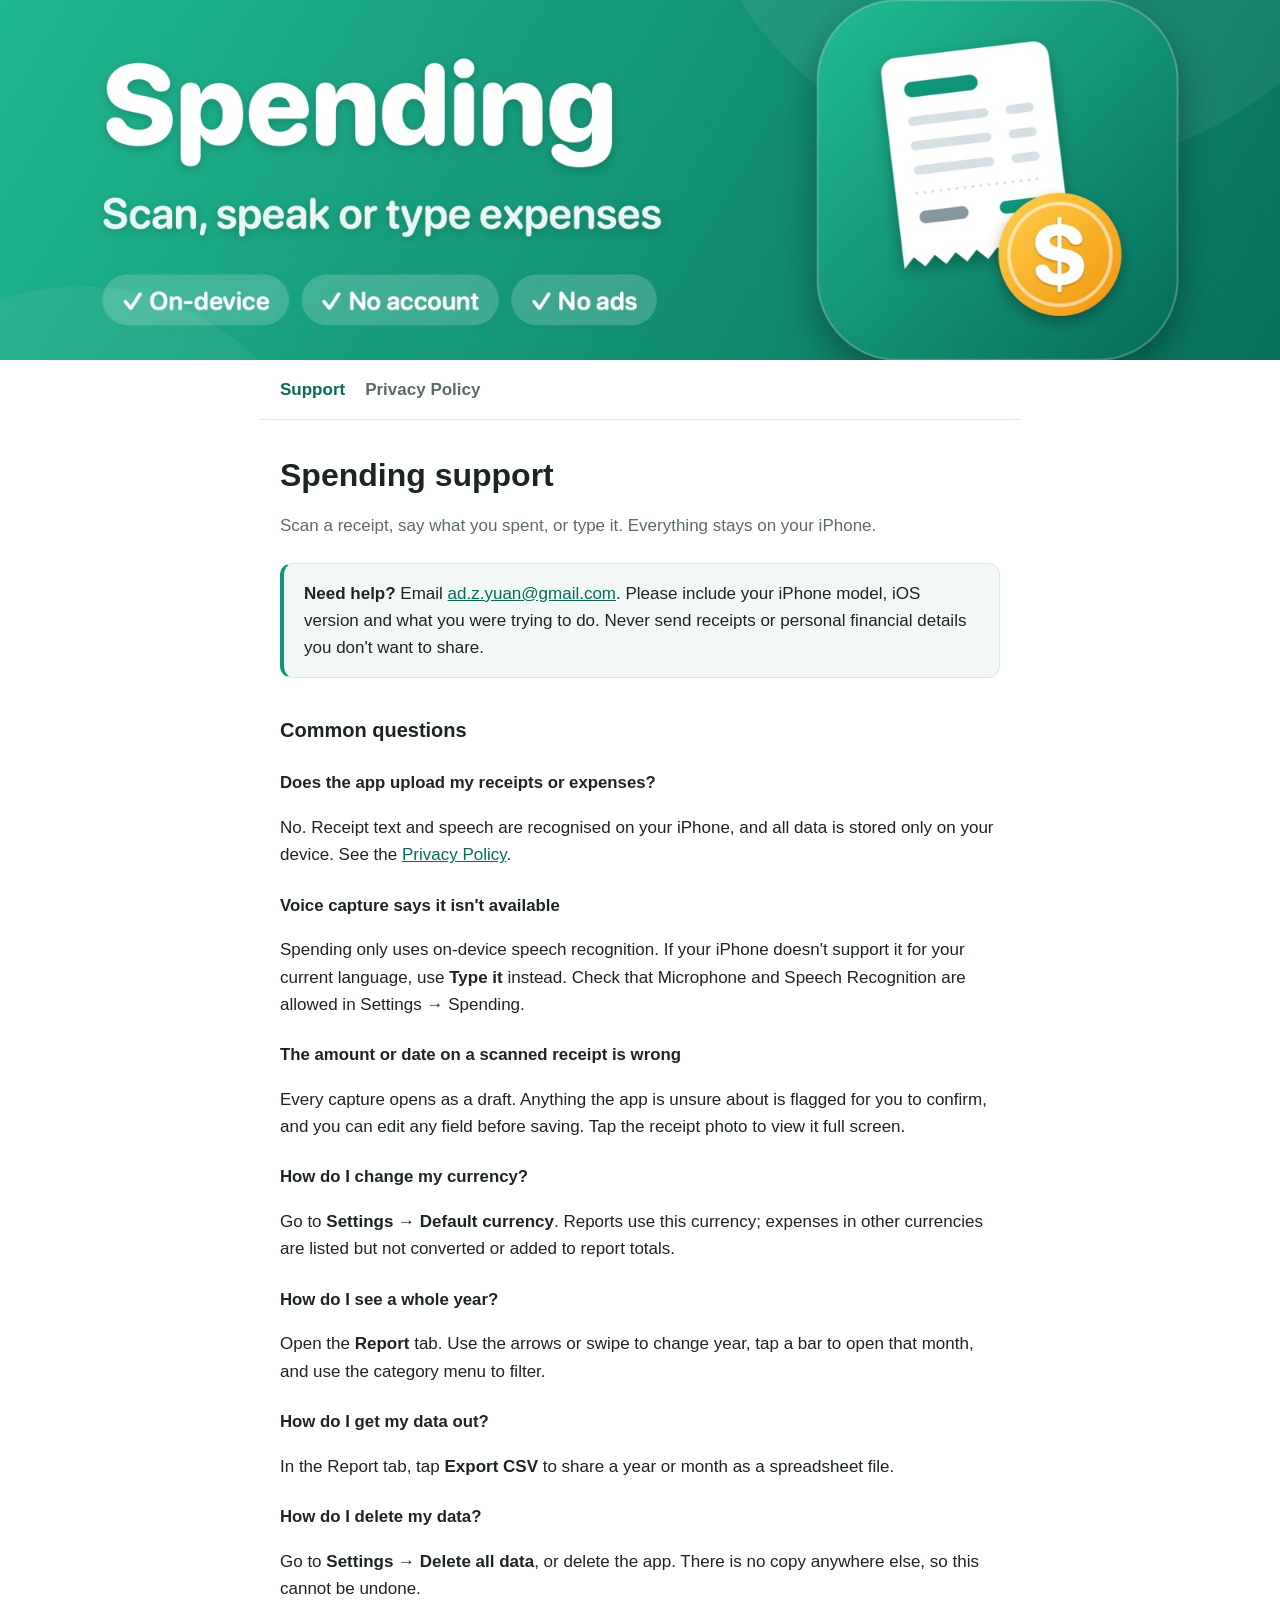
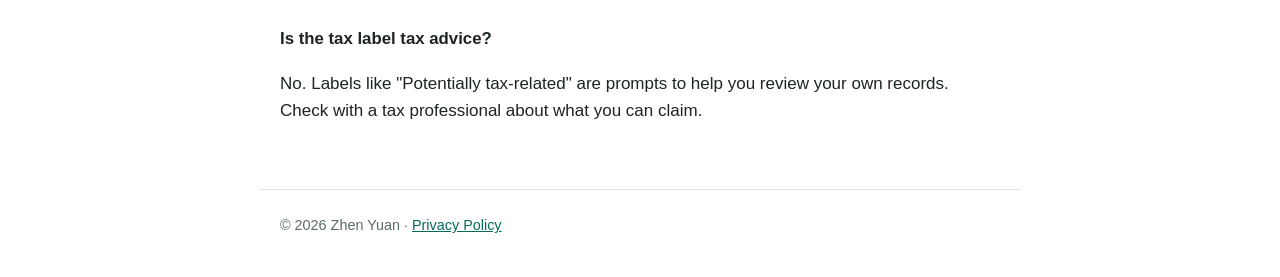
<file: index.html>
<!doctype html>
<html lang="en">
<head>
  <meta charset="utf-8">
  <meta name="viewport" content="width=device-width, initial-scale=1">
  <title>Spending – Support</title>
  <meta name="description" content="Help and support for Spending, the private expense tracker for iPhone.">
  <meta property="og:title" content="Spending – Scan, speak or type expenses">
  <meta property="og:description" content="Capture receipts on your iPhone. No account, no cloud, no ads.">
  <meta property="og:image" content="assets/social.jpg">
  <link rel="icon" href="assets/icon-180.png">
  <link rel="apple-touch-icon" href="assets/icon-180.png">
  <link rel="stylesheet" href="style.css">
</head>
<body>
  <div class="hero"><img src="assets/header.jpg" alt="Spending: scan, speak or type expenses"></div>
  <nav>
    <a href="index.html" aria-current="page">Support</a>
    <a href="privacy.html">Privacy Policy</a>
  </nav>

  <main>
    <h1>Spending support</h1>
    <p class="muted">Scan a receipt, say what you spent, or type it. Everything stays on your iPhone.</p>

    <div class="summary">
      <strong>Need help?</strong> Email <a href="mailto:ad.z.yuan@gmail.com">ad.z.yuan@gmail.com</a>.
      Please include your iPhone model, iOS version and what you were trying to do.
      Never send receipts or personal financial details you don't want to share.
    </div>

    <h2>Common questions</h2>

    <h3>Does the app upload my receipts or expenses?</h3>
    <p>No. Receipt text and speech are recognised on your iPhone, and all data is stored only on your device. See the <a href="privacy.html">Privacy Policy</a>.</p>

    <h3>Voice capture says it isn't available</h3>
    <p>Spending only uses on-device speech recognition. If your iPhone doesn't support it for your current language, use <strong>Type it</strong> instead. Check that Microphone and Speech Recognition are allowed in Settings → Spending.</p>

    <h3>The amount or date on a scanned receipt is wrong</h3>
    <p>Every capture opens as a draft. Anything the app is unsure about is flagged for you to confirm, and you can edit any field before saving. Tap the receipt photo to view it full screen.</p>

    <h3>How do I change my currency?</h3>
    <p>Go to <strong>Settings → Default currency</strong>. Reports use this currency; expenses in other currencies are listed but not converted or added to report totals.</p>

    <h3>How do I see a whole year?</h3>
    <p>Open the <strong>Report</strong> tab. Use the arrows or swipe to change year, tap a bar to open that month, and use the category menu to filter.</p>

    <h3>How do I get my data out?</h3>
    <p>In the Report tab, tap <strong>Export CSV</strong> to share a year or month as a spreadsheet file.</p>

    <h3>How do I delete my data?</h3>
    <p>Go to <strong>Settings → Delete all data</strong>, or delete the app. There is no copy anywhere else, so this cannot be undone.</p>

    <h3>Is the tax label tax advice?</h3>
    <p>No. Labels like "Potentially tax-related" are prompts to help you review your own records. Check with a tax professional about what you can claim.</p>
  </main>

  <footer>© 2026 Zhen Yuan · <a href="privacy.html">Privacy Policy</a></footer>
</body>
</html>
</file>
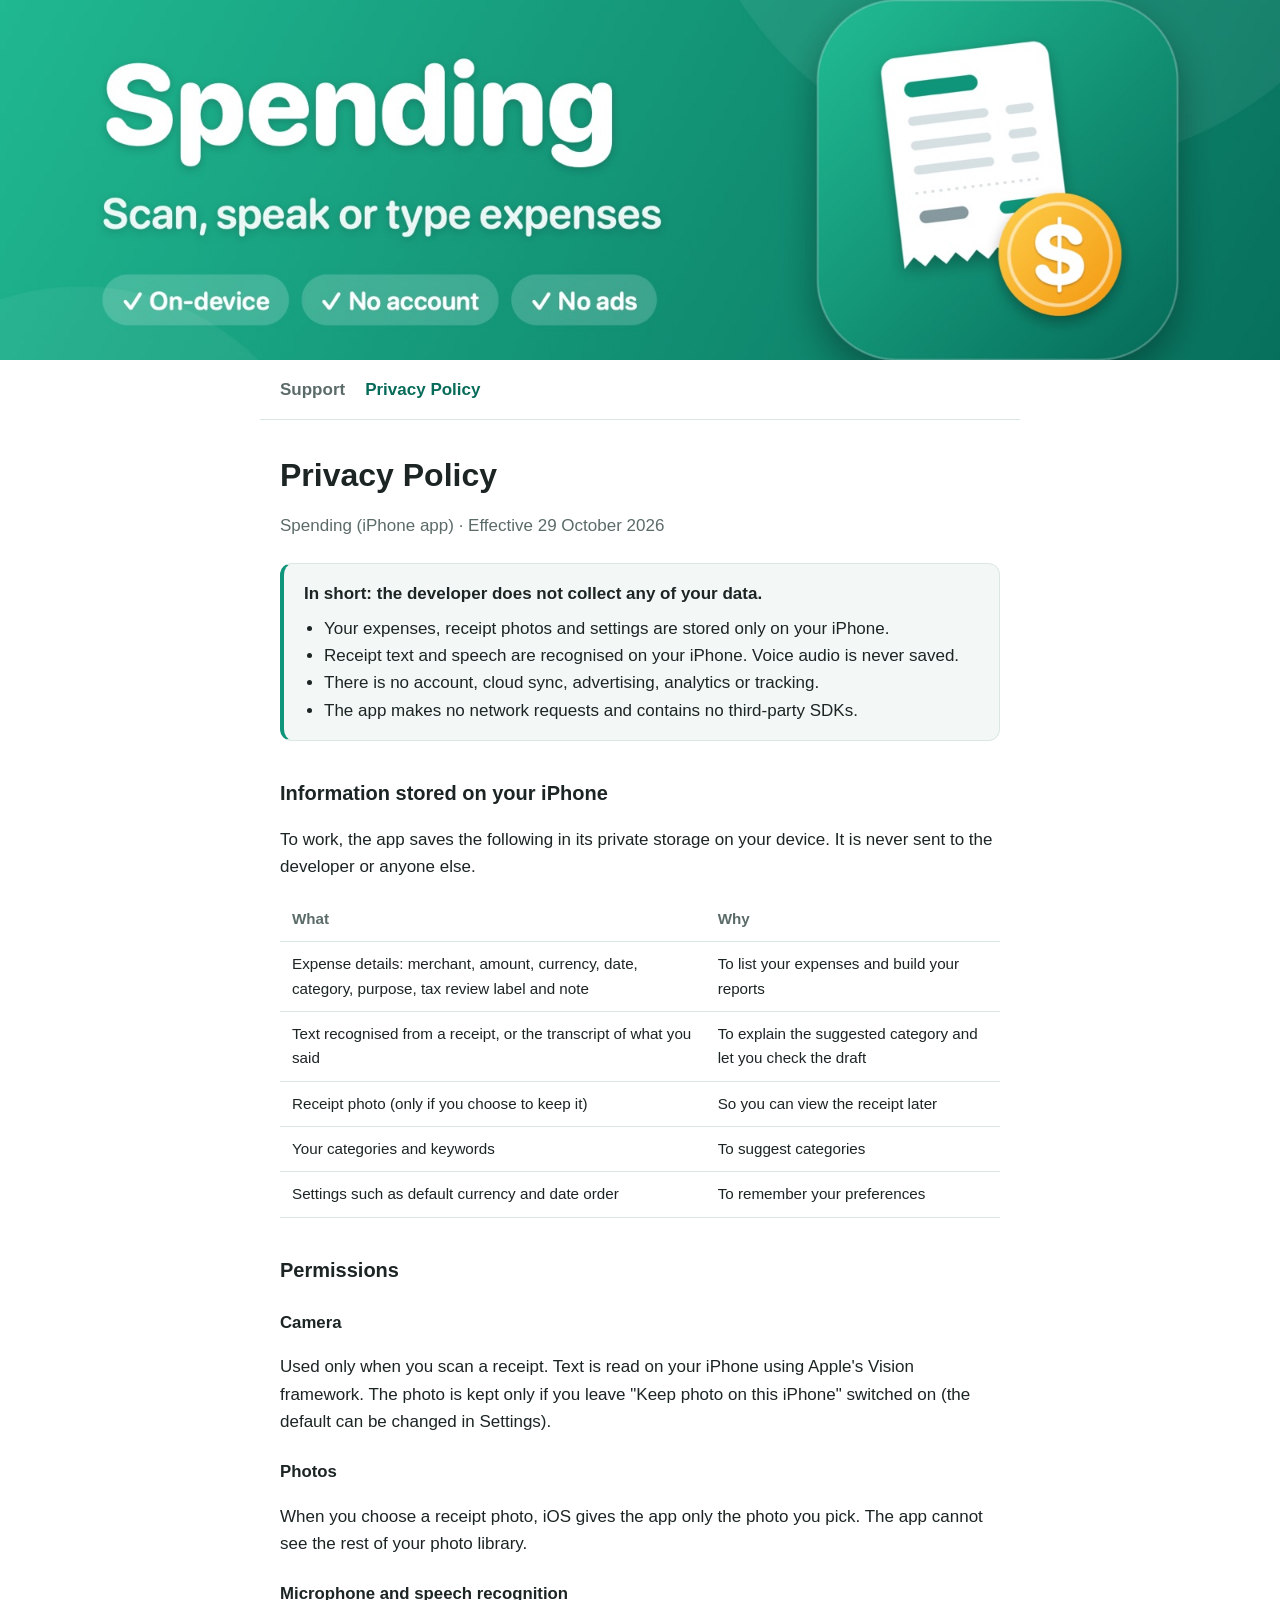
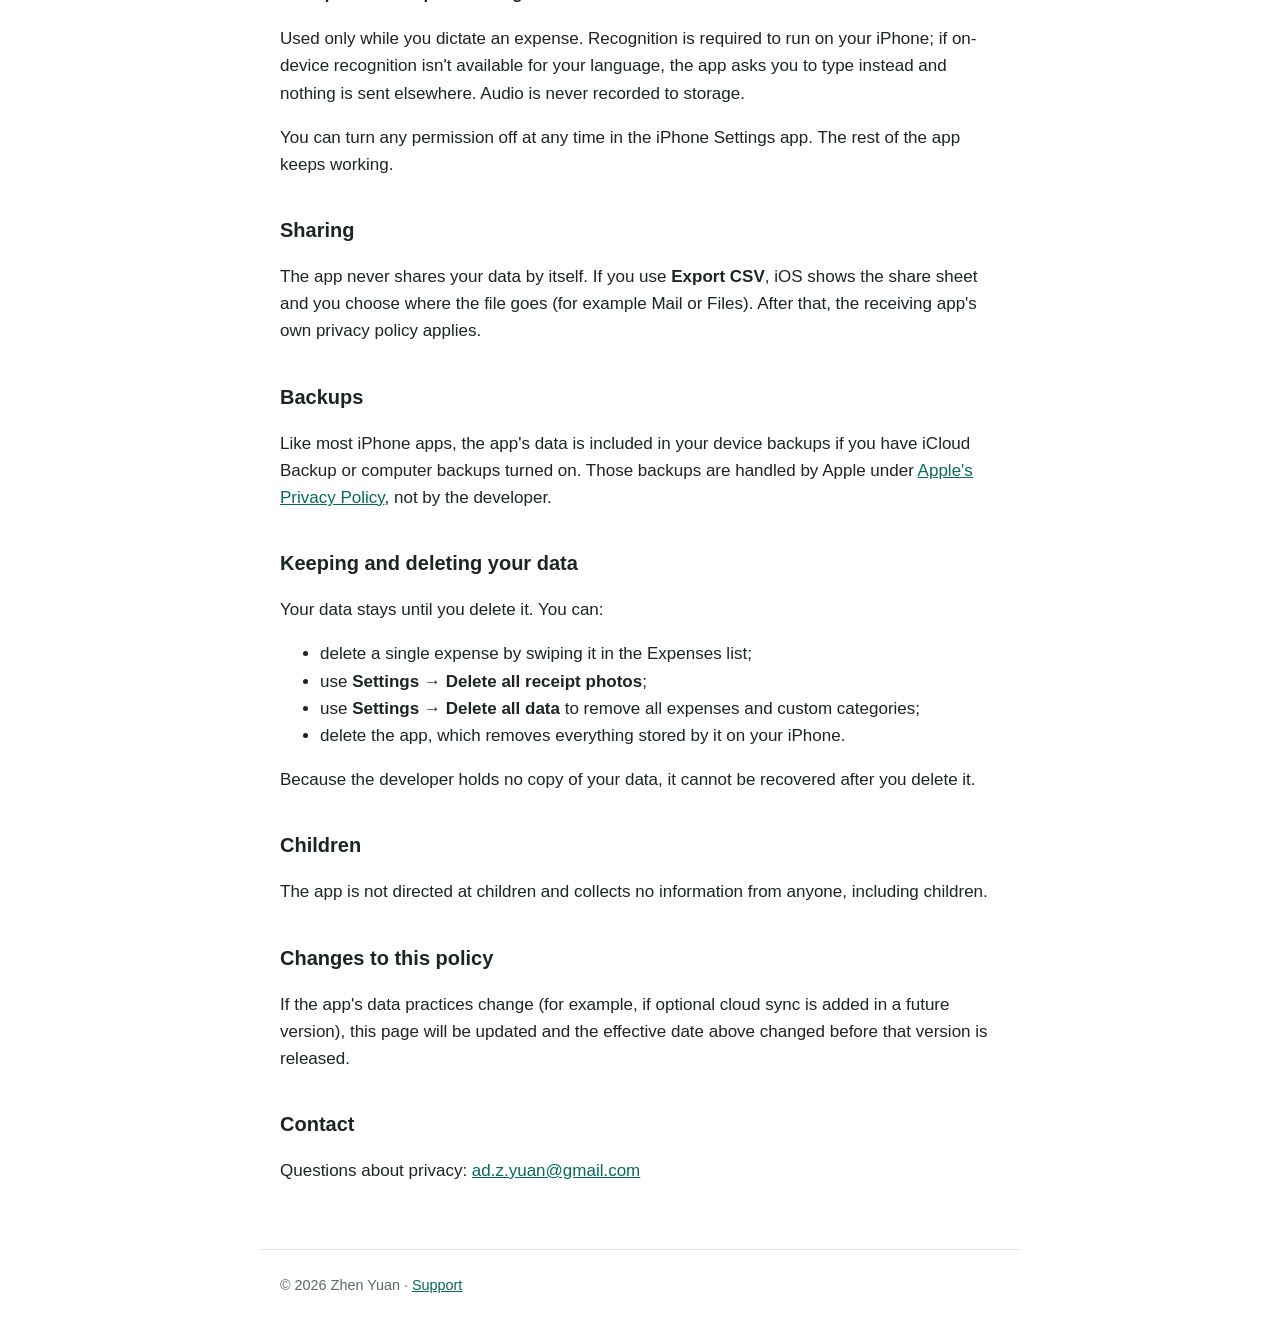
<file: privacy.html>
<!doctype html>
<html lang="en">
<head>
  <meta charset="utf-8">
  <meta name="viewport" content="width=device-width, initial-scale=1">
  <title>Privacy Policy – Spending</title>
  <meta name="description" content="Spending keeps your expenses on your iPhone. No account, no cloud, no ads, no analytics.">
  <meta property="og:title" content="Spending – Privacy Policy">
  <meta property="og:description" content="Your expenses stay on your iPhone. The developer collects no data.">
  <meta property="og:image" content="assets/social.jpg">
  <link rel="icon" href="assets/icon-180.png">
  <link rel="apple-touch-icon" href="assets/icon-180.png">
  <link rel="stylesheet" href="style.css">
</head>
<body>
  <div class="hero"><img src="assets/header.jpg" alt="Spending: scan, speak or type expenses"></div>
  <nav>
    <a href="index.html">Support</a>
    <a href="privacy.html" aria-current="page">Privacy Policy</a>
  </nav>

  <main>
    <h1>Privacy Policy</h1>
    <p class="muted">Spending (iPhone app) · Effective 29 October 2026</p>

    <div class="summary">
      <strong>In short: the developer does not collect any of your data.</strong>
      <ul>
        <li>Your expenses, receipt photos and settings are stored only on your iPhone.</li>
        <li>Receipt text and speech are recognised on your iPhone. Voice audio is never saved.</li>
        <li>There is no account, cloud sync, advertising, analytics or tracking.</li>
        <li>The app makes no network requests and contains no third-party SDKs.</li>
      </ul>
    </div>

    <h2>Information stored on your iPhone</h2>
    <p>To work, the app saves the following in its private storage on your device. It is never sent to the developer or anyone else.</p>
    <table>
      <tr><th>What</th><th>Why</th></tr>
      <tr><td>Expense details: merchant, amount, currency, date, category, purpose, tax review label and note</td><td>To list your expenses and build your reports</td></tr>
      <tr><td>Text recognised from a receipt, or the transcript of what you said</td><td>To explain the suggested category and let you check the draft</td></tr>
      <tr><td>Receipt photo (only if you choose to keep it)</td><td>So you can view the receipt later</td></tr>
      <tr><td>Your categories and keywords</td><td>To suggest categories</td></tr>
      <tr><td>Settings such as default currency and date order</td><td>To remember your preferences</td></tr>
    </table>

    <h2>Permissions</h2>
    <h3>Camera</h3>
    <p>Used only when you scan a receipt. Text is read on your iPhone using Apple's Vision framework. The photo is kept only if you leave "Keep photo on this iPhone" switched on (the default can be changed in Settings).</p>
    <h3>Photos</h3>
    <p>When you choose a receipt photo, iOS gives the app only the photo you pick. The app cannot see the rest of your photo library.</p>
    <h3>Microphone and speech recognition</h3>
    <p>Used only while you dictate an expense. Recognition is required to run on your iPhone; if on-device recognition isn't available for your language, the app asks you to type instead and nothing is sent elsewhere. Audio is never recorded to storage.</p>
    <p>You can turn any permission off at any time in the iPhone Settings app. The rest of the app keeps working.</p>

    <h2>Sharing</h2>
    <p>The app never shares your data by itself. If you use <strong>Export CSV</strong>, iOS shows the share sheet and you choose where the file goes (for example Mail or Files). After that, the receiving app's own privacy policy applies.</p>

    <h2>Backups</h2>
    <p>Like most iPhone apps, the app's data is included in your device backups if you have iCloud Backup or computer backups turned on. Those backups are handled by Apple under <a href="https://www.apple.com/legal/privacy/">Apple's Privacy Policy</a>, not by the developer.</p>

    <h2>Keeping and deleting your data</h2>
    <p>Your data stays until you delete it. You can:</p>
    <ul>
      <li>delete a single expense by swiping it in the Expenses list;</li>
      <li>use <strong>Settings → Delete all receipt photos</strong>;</li>
      <li>use <strong>Settings → Delete all data</strong> to remove all expenses and custom categories;</li>
      <li>delete the app, which removes everything stored by it on your iPhone.</li>
    </ul>
    <p>Because the developer holds no copy of your data, it cannot be recovered after you delete it.</p>

    <h2>Children</h2>
    <p>The app is not directed at children and collects no information from anyone, including children.</p>

    <h2>Changes to this policy</h2>
    <p>If the app's data practices change (for example, if optional cloud sync is added in a future version), this page will be updated and the effective date above changed before that version is released.</p>

    <h2>Contact</h2>
    <p>Questions about privacy: <a href="mailto:ad.z.yuan@gmail.com">ad.z.yuan@gmail.com</a></p>
  </main>

  <footer>© 2026 Zhen Yuan · <a href="index.html">Support</a></footer>
</body>
</html>
</file>
<file: style.css>
:root {
  --accent: #0f967a;
  --accent-dark: #066b59;
  --text: #1c2524;
  --muted: #5b6b69;
  --bg: #ffffff;
  --card: #f3f8f7;
  --line: #dbe7e4;
}

@media (prefers-color-scheme: dark) {
  :root {
    --accent: #3cc9a6;
    --accent-dark: #3cc9a6;
    --text: #e8f0ee;
    --muted: #9fb2ae;
    --bg: #101615;
    --card: #18211f;
    --line: #2a3633;
  }
}

* { box-sizing: border-box; }

body {
  margin: 0;
  font: 17px/1.6 -apple-system, BlinkMacSystemFont, "SF Pro Text", "Helvetica Neue", Arial, sans-serif;
  color: var(--text);
  background: var(--bg);
}

.hero img { display: block; width: 100%; max-height: 360px; object-fit: cover; }

nav {
  display: flex;
  gap: 20px;
  max-width: 760px;
  margin: 0 auto;
  padding: 16px 20px;
  border-bottom: 1px solid var(--line);
}
nav a { color: var(--muted); text-decoration: none; font-weight: 600; }
nav a[aria-current="page"], nav a:hover { color: var(--accent-dark); }

main { max-width: 760px; margin: 0 auto; padding: 8px 20px 48px; }

h1 { font-size: 2rem; line-height: 1.2; margin: 28px 0 4px; }
h2 { font-size: 1.25rem; margin: 36px 0 8px; }
h3 { font-size: 1.05rem; margin: 24px 0 4px; }
p, li { color: var(--text); }
.muted { color: var(--muted); }
a { color: var(--accent-dark); }

.summary {
  background: var(--card);
  border: 1px solid var(--line);
  border-left: 4px solid var(--accent);
  border-radius: 12px;
  padding: 16px 20px;
  margin: 24px 0;
}
.summary ul { margin: 8px 0 0; padding-left: 20px; }

table { width: 100%; border-collapse: collapse; margin: 12px 0; font-size: 0.95rem; }
th, td { text-align: left; vertical-align: top; padding: 10px 12px; border-bottom: 1px solid var(--line); }
th { color: var(--muted); font-weight: 600; }

footer {
  max-width: 760px;
  margin: 0 auto;
  padding: 24px 20px 40px;
  border-top: 1px solid var(--line);
  color: var(--muted);
  font-size: 0.9rem;
}
</file>
